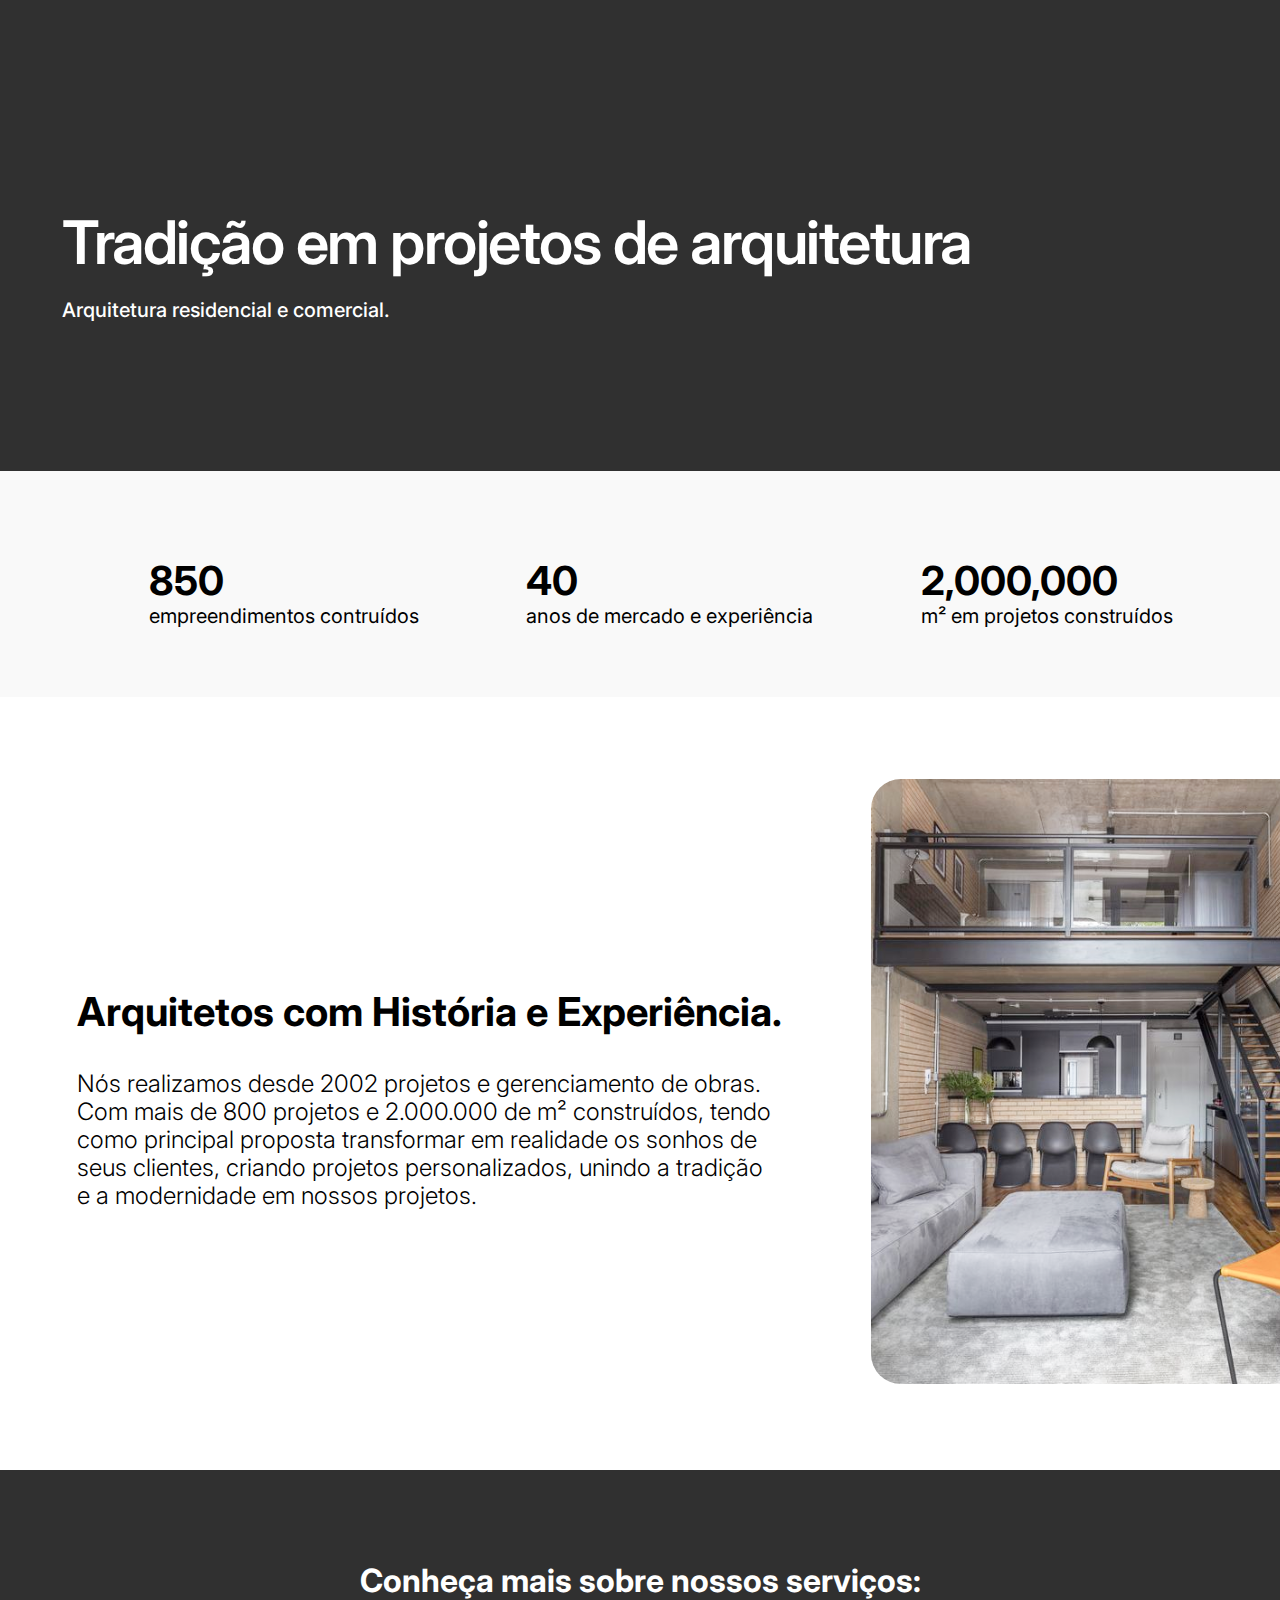
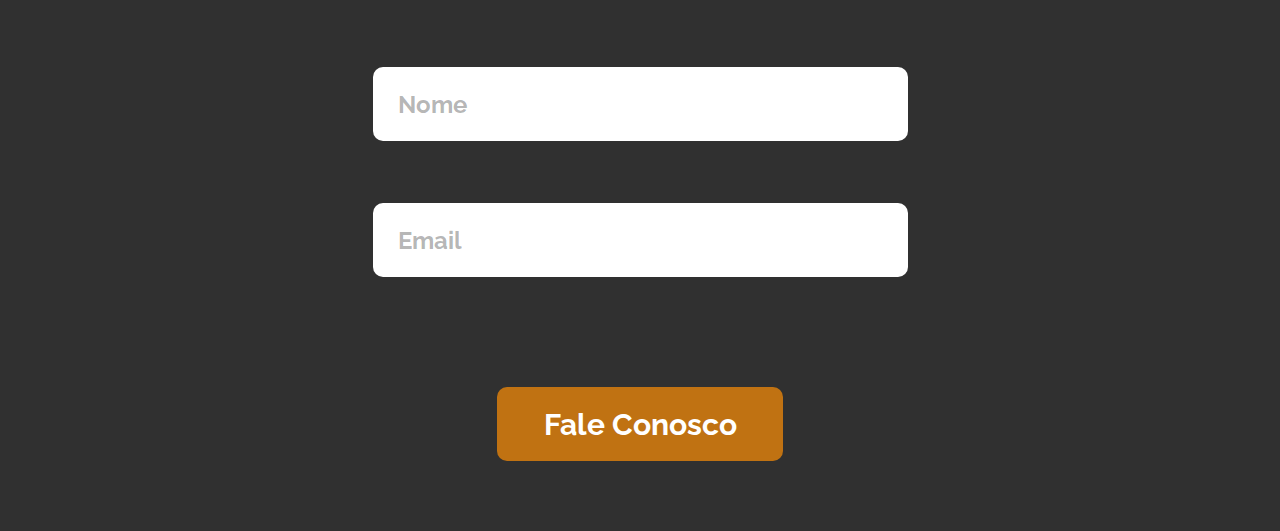
<file: index.html>
<!DOCTYPE html>
<html lang="en">
<head>
    <meta charset="UTF-8">
    <meta http-equiv="X-UA-Compatible" content="IE=edge">
    <meta name="viewport" content="width=device-width, initial-scale=1.0">
    <link rel="preconnect" href="https://fonts.googleapis.com">
    <link rel="preconnect" href="https://fonts.gstatic.com" crossorigin>
    <link rel="preconnect" href="https://fonts.googleapis.com">
    <link rel="preconnect" href="https://fonts.gstatic.com" crossorigin>
    <link href="https://fonts.googleapis.com/css2?family=Inter:wght@400;600&family=Raleway:wght@500&display=swap" rel="stylesheet">    <link rel="stylesheet" href="./css/style.css">
    <title>Desafio 1 - Landing Page</title>
</head>
<body>
    <!-- Header -->
    <div id="header">
        <h1 id="headerTitle">Tradição em projetos de arquitetura</h1>
        <p id="headerText">Arquitetura residencial e comercial.</p>
    </div>
    <!-- Empreendimentos -->
    <div id="enterprises">
        <div>
            <h1 id="ent1">850<br>
            <small>empreendimentos contruídos</small>    
            </h1>
        </div>
        <div>
            <h1>40<br>
            <small>anos de mercado e experiência</small>    
            </h1>
        </div>
        <div>
            <h1>2,000,000<br>
            <small>m² em projetos construídos</small>    
            </h1>
        </div>
    </div>
    <!-- História -->
    <div id="history">
        <div>
            <h1><b>Arquitetos com História e Experiência.</b><br><br><br>
                <small>Nós realizamos desde 2002 projetos e gerenciamento de obras.<br>
                Com mais de 800 projetos e 2.000.000 de m² construídos, tendo<br>
                como principal proposta transformar em realidade os sonhos de<br>
                seus clientes, criando projetos personalizados, unindo a tradição<br>
                e a modernidade em nossos projetos.</small>
            </h1>
            
        </div>
        <div>
            <img id="img1" src="./img/img1.SVG">
        </div>
    </div>
    <!-- Formulário -->
    <div id="form">
        <h1 id="h1Form">Conheça mais sobre nossos serviços:</h1>
        <form id="form" action="https://api.sheetmonkey.io/form/c2biZ5cVm6H5yemZHvxbyR" method="post">
            <input type="text" placeholder="Nome" name="Name" required><br>
            <input type="email" placeholder="Email" name="Email" required><br>
            <input type="hidden" name="Created" value="x-sheetmonkey-current-date-time" />
            <button type="submit">Fale Conosco</button>
        </form>
    </div>
    <!-- Caso fosse necessário algum scrip, <script src="./js/index.js"></script> -->
</body>
</html>
</file>
<file: css/style.css>
*{
    margin: 0;
    font-family: 'Inter', sans-serif;
}
#header {
    background: #303030;
}
#headerTitle {
    font-weight: 600;
    font-size: 60px;
    letter-spacing: -0.025em;
    color: #FFFFFF;
    padding-top: 206px;
    padding-left: 62px;
}
#headerText {
    font-weight: 500;
    font-size: 20px;
    color: #FFFFFF;
    margin-top: 20px;
    padding-left: 62px;
    padding-bottom: 149px;
}
#enterprises {
    background: #F9F9F9;
    display: grid;
    grid-auto-flow: column;
    columns: auto;
    padding-top: 96px;
    padding-bottom: 67px;
    padding-left: 99px;
}
#ent1 {
    padding-left: 50px;
}

#enterprises h1 {
    font-weight: 700;
    font-size: 40px;
    line-height: 28px;
}
#enterprises small {
    font-weight: 400;
    font-size: 20px;
}
#history {
    display: grid;
    grid-auto-flow: column;
    columns: auto;

}
#history h1 {
    font-weight: 500;
    font-size: 40px;
    line-height: 22px;
    text-align: left;
    padding-left: 77px;
    padding-top: 304px;
    width: 740px;
    height: 161px;
}
#history small {
    font-weight: 300;
    font-size: 24px;
}
#img1 {
    padding: 82px 54px;
    width: 510px;
    height: 605px;
    left: 876px;
    top: 781px;
}
#form {
    background: #303030;
    text-align: center;
}
#form h1 {
    font-weight: 700;
    font-size: 32px;
    line-height: 150%;
    text-align: center;
    color: #FFFFFF;
    padding-top: 87px;
}
input {
    font-family: 'Raleway';
    font-size: 24px;
    font-weight: 600;
    color: #666060;
    height: 72px;
    width: 508px;
    left: 0px;
    top: 0px;
    background: white;
    border-radius: 10px;
    margin-top: 62px;
    border: 0px;
    padding-left: 25px;
}
#form ::placeholder {
    font-family: 'Raleway';
    font-size: 24px;
    font-weight: 700;
    color: #0000004D;
}
button {
    background-color: #C07212;
    border:0px;
    height: 74px;
    width: 286px;
    border-radius: 10px;
    margin-bottom: 70px;
    margin-top: 110px;
    cursor: pointer;
    font-family: 'Raleway';
    font-weight: 700;
    font-style: normal;
    font-size: 30px;
    align-items: center;
    line-height: 150%;
    color: #FFFFFF;
}
button:hover {
    background-color:#e4993e;
    color: #FFFFFF;
    transform: translateY(-5px);
    box-shadow: 0px 15px 20px  #8d6739;
    transition-duration: 0.5s;
}
</file>
